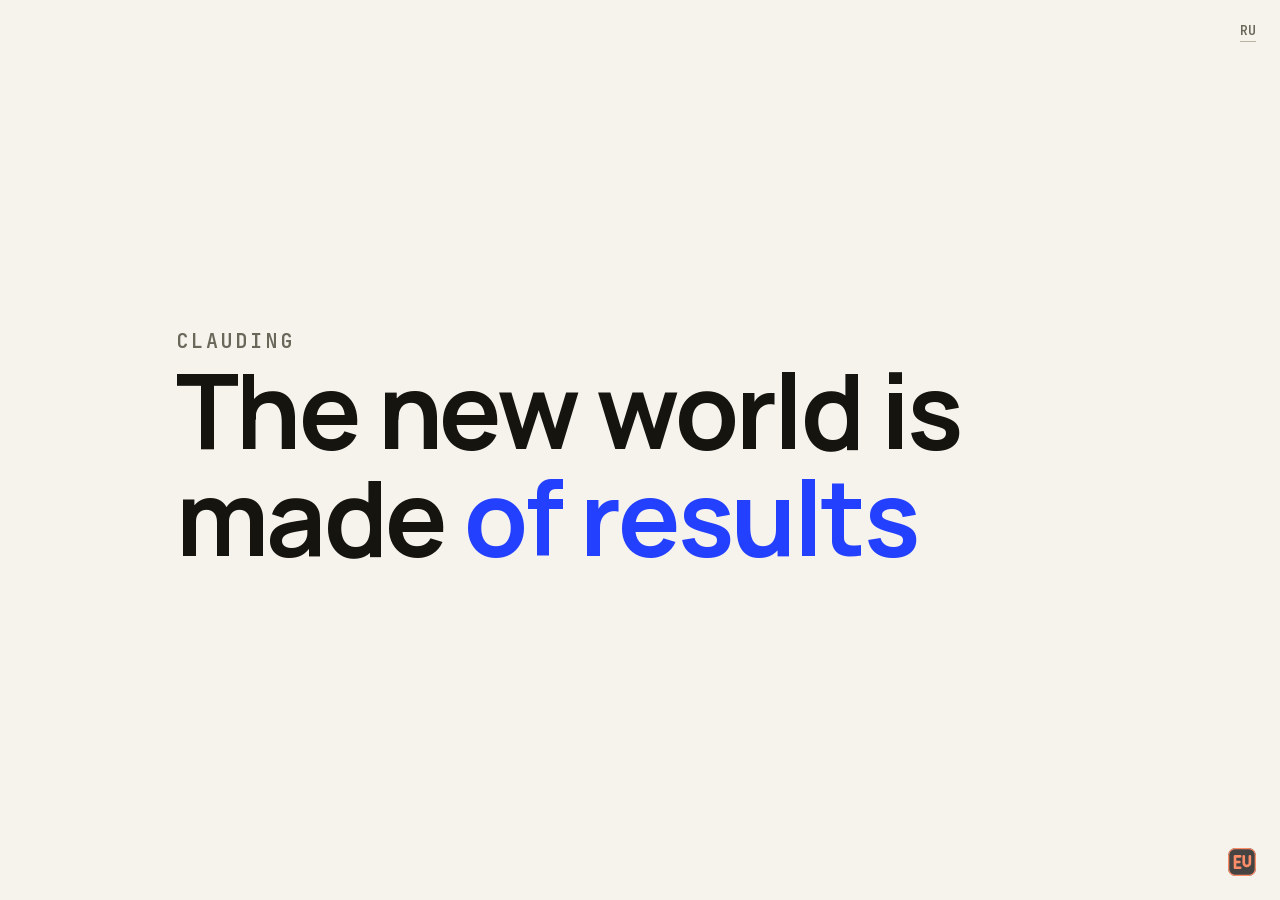
<file: index.html>
<!doctype html>
<html lang="en">
<head>
<meta charset="utf-8">
<meta name="viewport" content="width=device-width, initial-scale=1">
<title>Clauding: the new world is made of results</title>
<meta name="description" content="Clauding means working through Claude: you hand over the task, Claude does it, you review it. As “to google” means to search with Google, clauding means to hand work to Claude.">
<link rel="canonical" href="https://clauding.me/">
<link rel="alternate" hreflang="ru" href="https://clauding.me/ru/">
<link rel="alternate" hreflang="en" href="https://clauding.me/"><link rel="alternate" hreflang="x-default" href="https://clauding.me/">
<link rel="icon" href="/favicon.svg" type="image/svg+xml">
<link rel="preload" href="/fonts/manrope-700.woff2" as="font" type="font/woff2" crossorigin>
<link rel="preload" href="/fonts/jbmono-600.woff2" as="font" type="font/woff2" crossorigin>
<link rel="stylesheet" href="/style.css">
<script type="application/ld+json">{"@context":"https://schema.org","@type":"DefinedTerm","name":"Clauding","description":"Clauding means working through Claude: you hand over the task, Claude does it, you review it. As “to google” means to search with Google, clauding means to hand work to Claude.","inDefinedTermSet":"https://urvanov.com/materials/glossary/","url":"https://clauding.me/","author":{"@type":"Person","name":"Egor Urvanov","url":"https://urvanov.com/"}}</script>
</head>
<body>
<a class="lang" href="/ru/">RU</a>
<main>
<p class="word">Clauding</p>
<h1>The new world is made <em>of results</em></h1>
</main>
<a class="corner" href="https://urvanov.com/en/materials/glossary/clauding/" aria-label="urvanov.com" title="urvanov.com"><img src="/favicon.svg" alt="" width="28" height="28"></a>
</body>
</html>
</file>
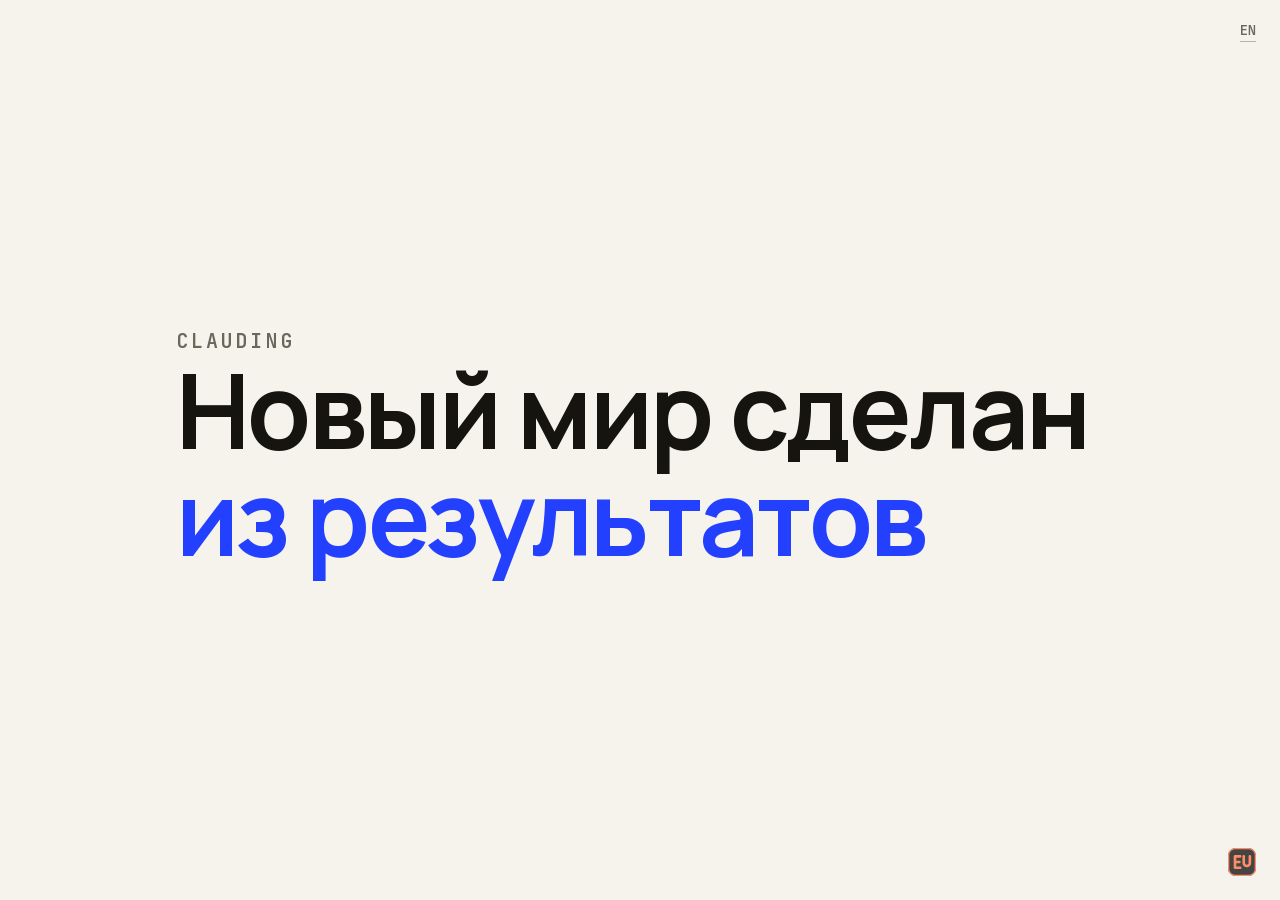
<file: ru/index.html>
<!doctype html>
<html lang="ru">
<head>
<meta charset="utf-8">
<meta name="viewport" content="width=device-width, initial-scale=1">
<title>Clauding — новый мир сделан из результатов</title>
<meta name="description" content="Clauding — это работа через Claude: вы поручаете задачу, Claude делает, вы проверяете. Как «гуглить» значит искать в Google, так clauding значит поручать работу Claude.">
<link rel="canonical" href="https://clauding.me/ru/">
<link rel="alternate" hreflang="ru" href="https://clauding.me/ru/">
<link rel="alternate" hreflang="en" href="https://clauding.me/"><link rel="alternate" hreflang="x-default" href="https://clauding.me/">
<link rel="icon" href="/favicon.svg" type="image/svg+xml">
<link rel="preload" href="/fonts/manrope-700.woff2" as="font" type="font/woff2" crossorigin>
<link rel="preload" href="/fonts/jbmono-600.woff2" as="font" type="font/woff2" crossorigin>
<link rel="stylesheet" href="/style.css">
<script type="application/ld+json">{"@context":"https://schema.org","@type":"DefinedTerm","name":"Clauding","description":"Clauding — это работа через Claude: вы поручаете задачу, Claude делает, вы проверяете. Как «гуглить» значит искать в Google, так clauding значит поручать работу Claude.","inDefinedTermSet":"https://urvanov.com/materials/glossary/","url":"https://clauding.me/ru/","author":{"@type":"Person","name":"Егор Урванов","url":"https://urvanov.com/"}}</script>
</head>
<body>
<a class="lang" href="/">EN</a>
<main>
<p class="word">Clauding</p>
<h1>Новый мир сделан <em>из результатов</em></h1>
</main>
<a class="corner" href="https://urvanov.com/materials/glossary/clauding/" aria-label="urvanov.com" title="urvanov.com"><img src="/favicon.svg" alt="" width="28" height="28"></a>
</body>
</html>
</file>
<file: style.css>
@font-face{font-family:'Manrope';font-weight:700;font-display:block;src:url(/fonts/manrope-700.woff2) format('woff2')}
@font-face{font-family:'JetBrains Mono';font-weight:600;font-display:block;src:url(/fonts/jbmono-600.woff2) format('woff2')}
:root{--bg:#f6f3ec;--ink:#15140f;--ink-3:#6a675b;--line-2:#b9b2a1;--accent:#2440ff}
@media (prefers-color-scheme:dark){:root:not([data-theme="light"]){--bg:#0e0e0c;--ink:#f0ede3;--ink-3:#9a968a;--line-2:#57554b;--accent:#8b9bff}}
*{box-sizing:border-box}
html,body{margin:0;min-height:100%;background:var(--bg);color:var(--ink);font-family:'Manrope','Inter',system-ui,sans-serif;-webkit-font-smoothing:antialiased}
body{min-height:100vh;display:flex;flex-direction:column}
main{flex:1;display:flex;flex-direction:column;justify-content:center;max-width:960px;width:100%;margin:0 auto;padding:96px 16px}
.word{margin:0 0 .25em;font:600 clamp(1rem,2.2vw,1.25rem)/1 'JetBrains Mono',ui-monospace,monospace;letter-spacing:.14em;text-transform:uppercase;color:var(--ink-3)}
h1{margin:0;font-size:clamp(2.8rem,10vw,6.5rem);line-height:1.02;letter-spacing:-.025em;font-weight:700}
h1 em{font-style:normal;color:var(--accent)}
.lang{position:fixed;top:24px;right:24px;font:600 .85rem/1 'JetBrains Mono',ui-monospace,monospace;color:var(--ink-3);text-decoration:none;border-bottom:1px solid var(--line-2);padding-bottom:3px}
.corner{position:fixed;bottom:24px;right:24px;display:block;line-height:0;opacity:.75}
.corner img{display:block;width:28px;height:28px;border-radius:7px}
.lang:hover{color:var(--ink);border-color:var(--accent)}
.corner:hover{opacity:1}
</file>
